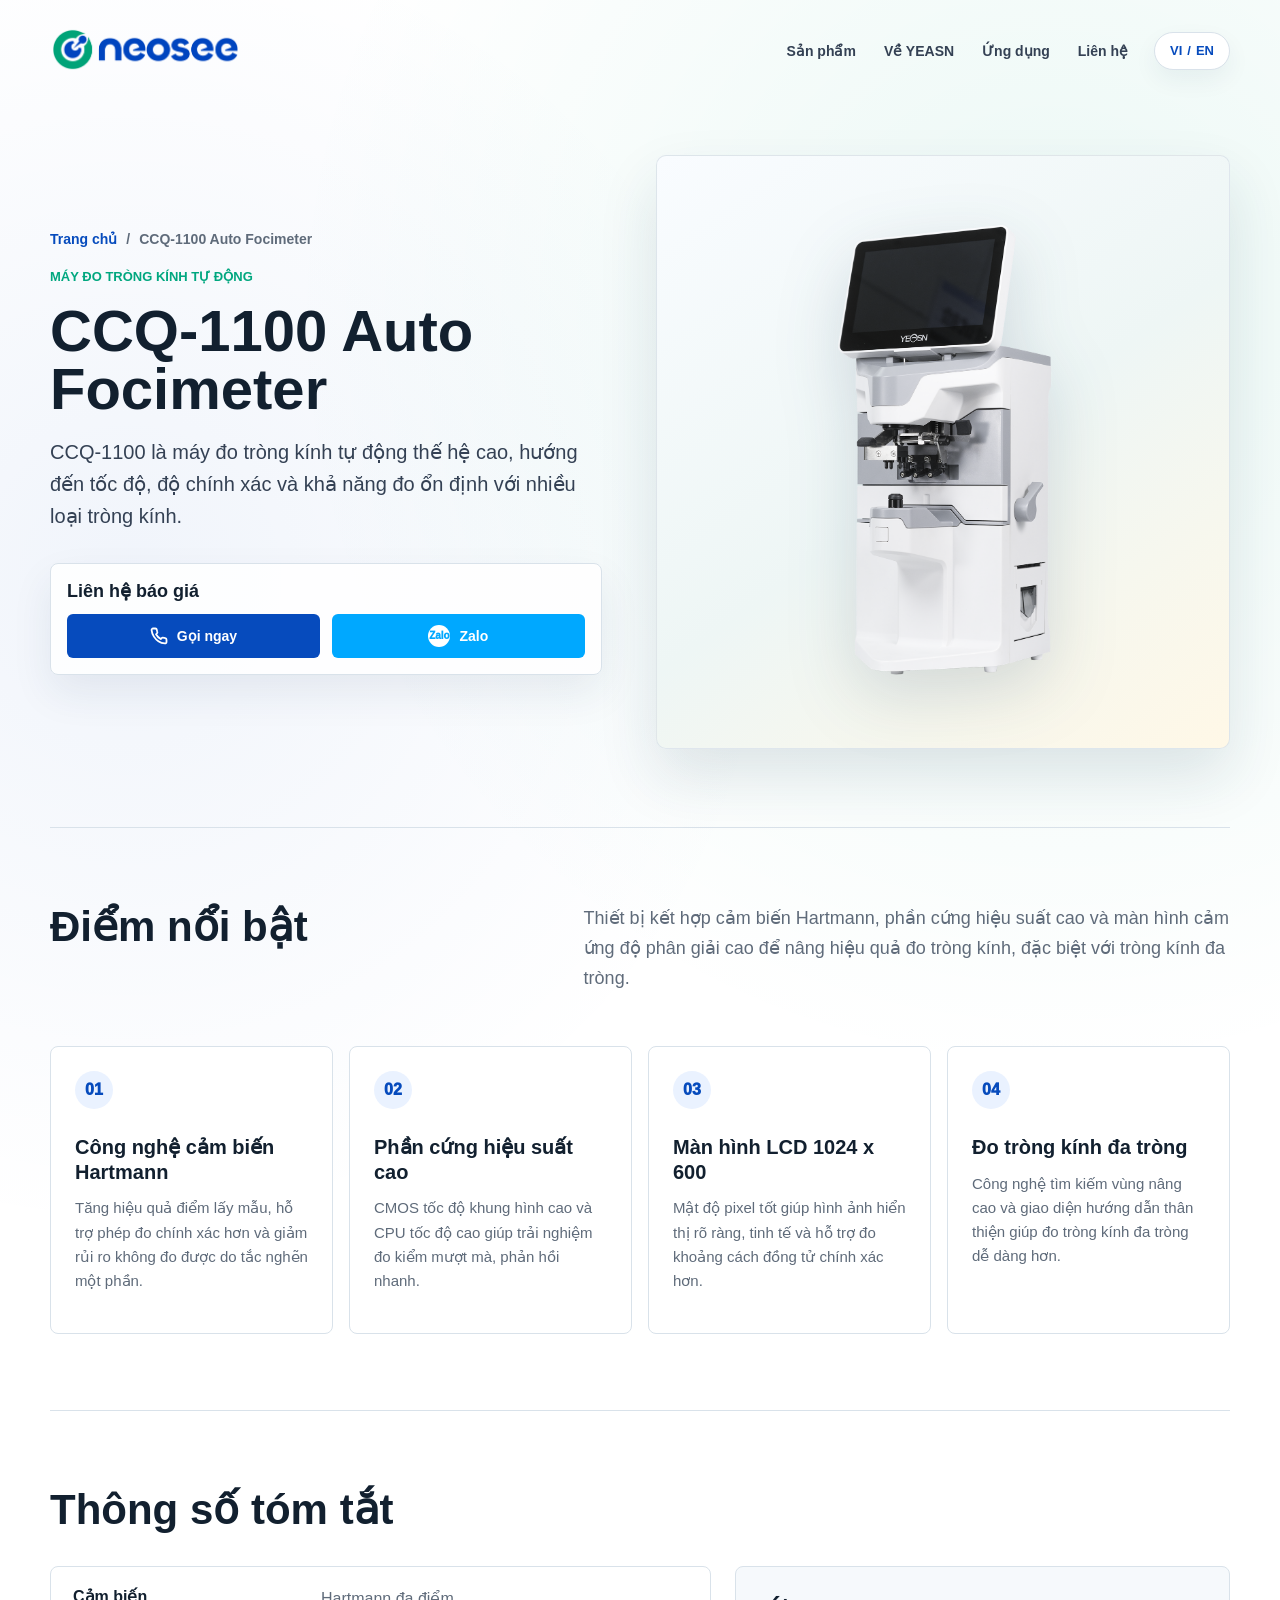
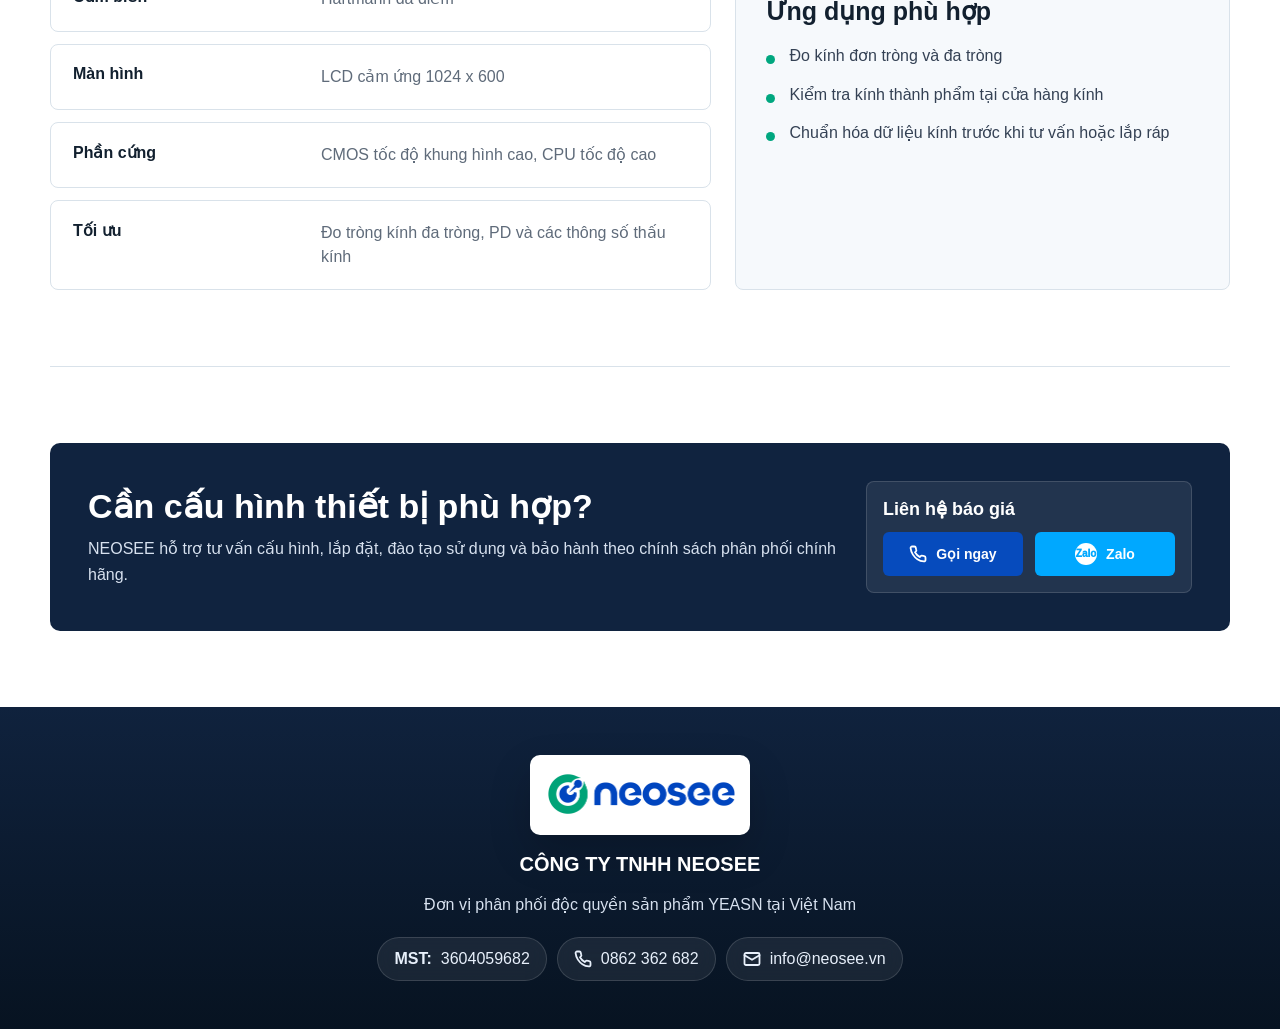
<file: products/ccq-1100-auto-focimeter.html>
<!doctype html>
<html lang="vi">
  <head>
    <meta charset="UTF-8" />
    <meta name="viewport" content="width=device-width, initial-scale=1.0" />
    <title>CCQ-1100 Auto Focimeter | YEASN Vietnam | NEOSEE</title>
    <meta name="description" content="Máy đo tròng kính tự động YEASN CCQ-1100 dùng cảm biến Hartmann, màn hình cảm ứng 1024 x 600 và tối ưu đo tròng kính đa tròng." />
    <meta name="robots" content="index, follow" />
    <meta name="theme-color" content="#064bbd" />
    <meta property="og:locale" content="vi_VN" />
    <meta property="og:type" content="product" />
    <meta property="og:site_name" content="NEOSEE | YEASN Vietnam" />
    <meta property="og:title" content="CCQ-1100 Auto Focimeter | Máy đo tròng kính tự động YEASN" />
    <meta property="og:description" content="Máy đo tròng kính tự động YEASN CCQ-1100 dùng cảm biến Hartmann, màn hình cảm ứng 1024 x 600 và tối ưu đo tròng kính đa tròng." />
    <meta property="og:image" content="../assets/yeasn-hero-banner.png" />
    <meta property="og:image:alt" content="Thiết bị YEASN chính hãng tại Việt Nam" />
    <meta name="twitter:card" content="summary_large_image" />
    <meta name="twitter:title" content="CCQ-1100 Auto Focimeter | Máy đo tròng kính tự động YEASN" />
    <meta name="twitter:description" content="Máy đo tròng kính tự động YEASN CCQ-1100 dùng cảm biến Hartmann, màn hình cảm ứng 1024 x 600 và tối ưu đo tròng kính đa tròng." />
    <meta name="twitter:image" content="../assets/yeasn-hero-banner.png" />
    <link rel="icon" type="image/png" href="../favicon.png" />
    <link rel="apple-touch-icon" href="../favicon.png" />
    <script type="application/ld+json">
      {
        "@context": "https://schema.org",
        "@type": "Product",
        "name": "CCQ-1100 Auto Focimeter",
        "brand": { "@type": "Brand", "name": "YEASN" },
        "description": "Máy đo tròng kính tự động YEASN CCQ-1100 dùng cảm biến Hartmann, màn hình cảm ứng 1024 x 600 và tối ưu đo tròng kính đa tròng.",
        "image": "../assets/yeasn-hero-banner.png",
        "offers": {
          "@type": "Offer",
          "availability": "https://schema.org/InStock",
          "seller": { "@type": "Organization", "name": "CÔNG TY TNHH NEOSEE", "telephone": "+84862362682" }
        }
      }
    </script>
    <link rel="stylesheet" href="../styles.css" />
    <link rel="stylesheet" href="../product-page.css" />
  </head>
  <body class="product-detail-page" data-product="ccq-1100-auto-focimeter">
    <header class="nav">
      <a class="brand" href="../index.html" aria-label="NEOSEE"><img src="../assets/logo-neosee.png" alt="NEOSEE" /></a>
      <div class="nav-actions">
        <nav class="nav-links" aria-label="Điều hướng chính" data-nav>
          <a href="../index.html#san-pham" data-nav-products>Sản phẩm</a><a href="../index.html#ve-yeasn" data-nav-about>Về YEASN</a><a href="../index.html#ung-dung" data-nav-applications>Ứng dụng</a><a href="../index.html#lien-he" data-nav-contact>Liên hệ</a>
        </nav>
        <button class="lang-toggle" type="button" data-lang-toggle aria-label="Switch to English"><span data-lang-current>VI</span><span>/</span><span data-lang-next>EN</span></button>
      </div>
    </header>
    <main>
      <section class="product-hero"><div><div class="breadcrumb"><a href="../index.html" data-back-home>Trang chủ</a><span>/</span><span data-product-name></span></div><p class="product-category" data-product-category></p><h1 data-product-name></h1><p class="product-intro" data-product-intro></p><div data-quote-top></div></div><div class="product-visual"><img src="" alt="" data-product-image /></div></section>
      <section class="detail-section"><div class="detail-heading"><h2 data-highlights-title></h2><p data-product-lead></p></div><div class="feature-grid" data-feature-grid></div></section>
      <section class="detail-section"><div class="detail-heading"><h2 data-specs-title></h2></div><div class="spec-layout"><div class="spec-list" data-spec-list></div><aside class="application-card"><h3 data-app-title></h3><ul data-app-list></ul></aside></div></section>
      <section class="detail-section"><div class="final-cta"><div><h2 data-final-title></h2><p data-final-text></p></div><div data-quote-bottom></div></div></section>
    </main>
    <footer id="lien-he" class="footer">
      <div class="footer-inner">
        <img src="../assets/logo-neosee.png" alt="NEOSEE" />
        <p class="footer-company" data-footer-company>CÔNG TY TNHH NEOSEE</p>
        <p class="footer-role" data-footer-role>Đơn vị phân phối độc quyền sản phẩm YEASN tại Việt Nam</p>
        <div class="footer-contact">
          <p class="footer-chip" data-footer-mst><strong>MST:</strong> 3604059682</p>
          <a class="footer-chip footer-phone" href="tel:+84862362682" data-footer-hotline>
            <svg viewBox="0 0 24 24" aria-hidden="true">
              <path d="M22 16.92v3a2 2 0 0 1-2.18 2 19.8 19.8 0 0 1-8.63-3.07 19.5 19.5 0 0 1-6-6A19.8 19.8 0 0 1 2.12 4.18 2 2 0 0 1 4.11 2h3a2 2 0 0 1 2 1.72c.12.9.33 1.77.62 2.61a2 2 0 0 1-.45 2.11L8 9.72a16 16 0 0 0 6.28 6.28l1.28-1.28a2 2 0 0 1 2.11-.45c.84.29 1.71.5 2.61.62A2 2 0 0 1 22 16.92z" />
            </svg>
            <span>0862 362 682</span>
          </a>
          <a class="footer-chip footer-email" href="mailto:info@neosee.vn" data-footer-email>
            <svg viewBox="0 0 24 24" aria-hidden="true">
              <path d="M4 4h16a2 2 0 0 1 2 2v12a2 2 0 0 1-2 2H4a2 2 0 0 1-2-2V6a2 2 0 0 1 2-2z" />
              <path d="m22 7-10 6L2 7" />
            </svg>
            <span>info@neosee.vn</span>
          </a>
        </div>
      </div>
    </footer>
    <script src="../product-data.js"></script>
    <script src="../product-page.js"></script>
  </body>
</html>
</file>
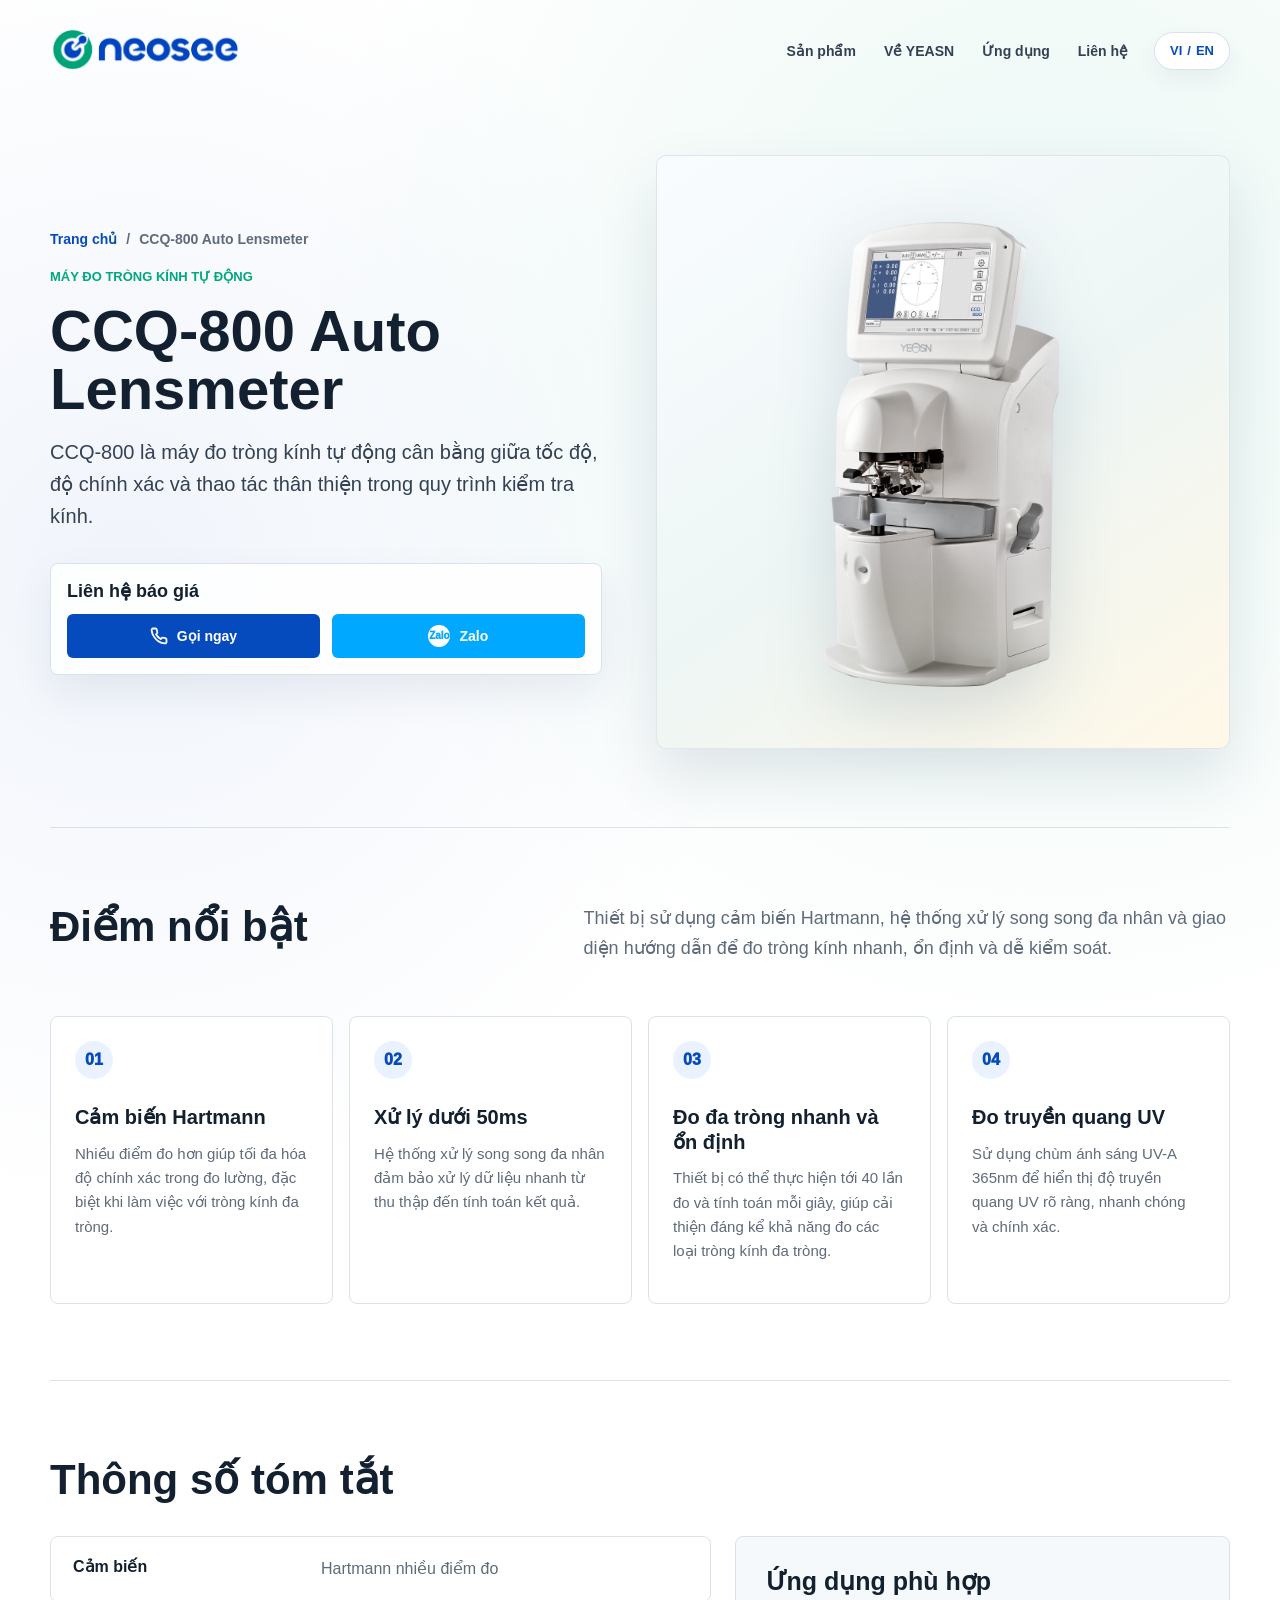
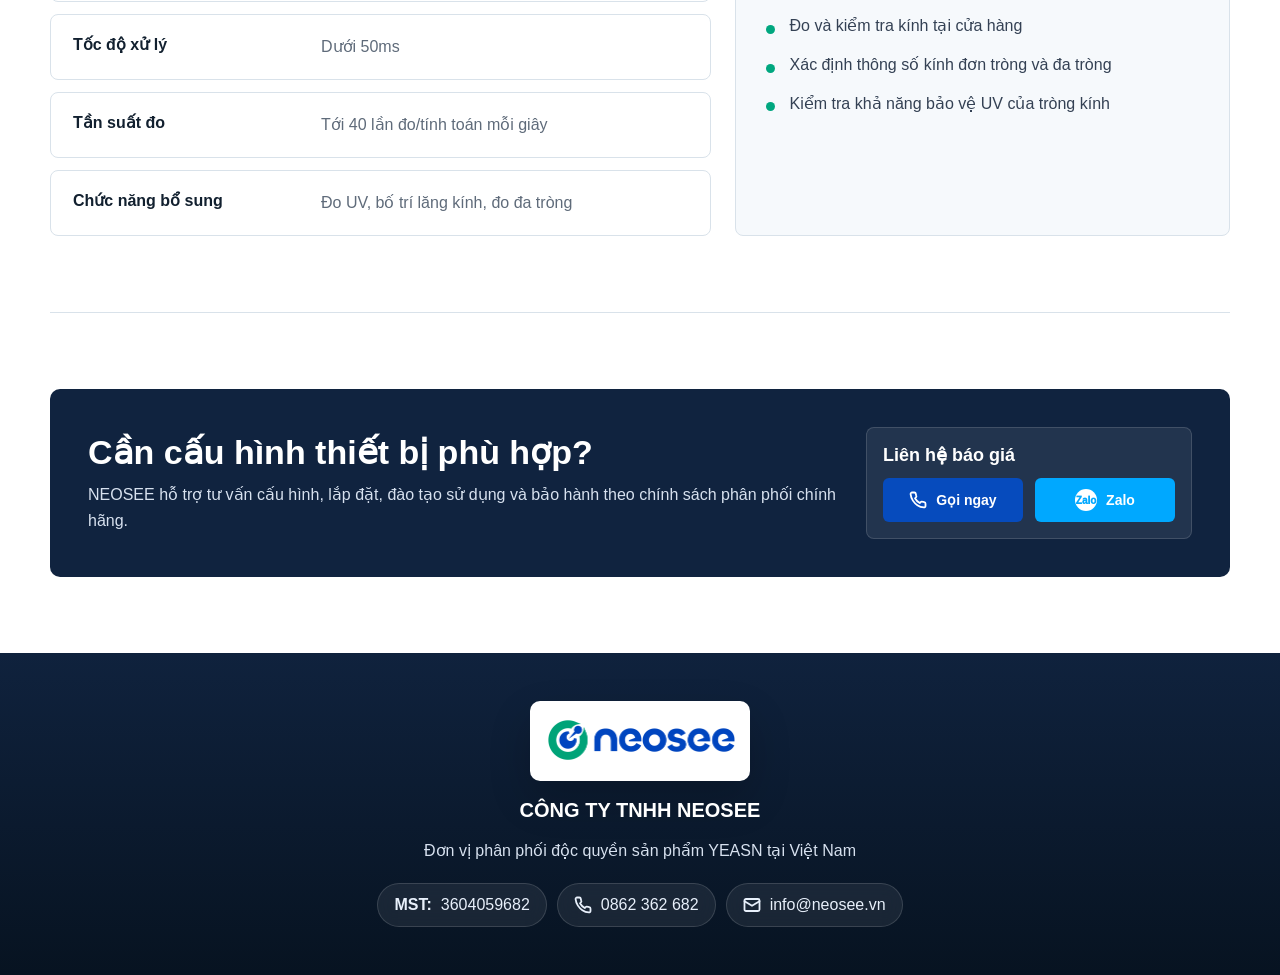
<file: products/ccq-800-auto-lensmeter.html>
<!doctype html>
<html lang="vi">
  <head>
    <meta charset="UTF-8" />
    <meta name="viewport" content="width=device-width, initial-scale=1.0" />
    <title>CCQ-800 Auto Lensmeter | YEASN Vietnam | NEOSEE</title>
    <meta name="description" content="Máy đo tròng kính tự động YEASN CCQ-800 với cảm biến Hartmann, xử lý dưới 50ms, đo UV-A 365nm và hỗ trợ đo tròng kính đa tròng." />
    <meta name="robots" content="index, follow" />
    <meta name="theme-color" content="#064bbd" />
    <meta property="og:locale" content="vi_VN" />
    <meta property="og:type" content="product" />
    <meta property="og:site_name" content="NEOSEE | YEASN Vietnam" />
    <meta property="og:title" content="CCQ-800 Auto Lensmeter | Máy đo tròng kính tự động YEASN" />
    <meta property="og:description" content="Máy đo tròng kính tự động YEASN CCQ-800 với cảm biến Hartmann, xử lý dưới 50ms, đo UV-A 365nm và hỗ trợ đo tròng kính đa tròng." />
    <meta property="og:image" content="../assets/yeasn-hero-banner.png" />
    <meta property="og:image:alt" content="Thiết bị YEASN chính hãng tại Việt Nam" />
    <meta name="twitter:card" content="summary_large_image" />
    <meta name="twitter:title" content="CCQ-800 Auto Lensmeter | Máy đo tròng kính tự động YEASN" />
    <meta name="twitter:description" content="Máy đo tròng kính tự động YEASN CCQ-800 với cảm biến Hartmann, xử lý dưới 50ms, đo UV-A 365nm và hỗ trợ đo tròng kính đa tròng." />
    <meta name="twitter:image" content="../assets/yeasn-hero-banner.png" />
    <link rel="icon" type="image/png" href="../favicon.png" />
    <link rel="apple-touch-icon" href="../favicon.png" />
    <script type="application/ld+json">
      {
        "@context": "https://schema.org",
        "@type": "Product",
        "name": "CCQ-800 Auto Lensmeter",
        "brand": { "@type": "Brand", "name": "YEASN" },
        "description": "Máy đo tròng kính tự động YEASN CCQ-800 với cảm biến Hartmann, xử lý dưới 50ms, đo UV-A 365nm và hỗ trợ đo tròng kính đa tròng.",
        "image": "../assets/yeasn-hero-banner.png",
        "offers": {
          "@type": "Offer",
          "availability": "https://schema.org/InStock",
          "seller": { "@type": "Organization", "name": "CÔNG TY TNHH NEOSEE", "telephone": "+84862362682" }
        }
      }
    </script>
    <link rel="stylesheet" href="../styles.css" />
    <link rel="stylesheet" href="../product-page.css" />
  </head>
  <body class="product-detail-page" data-product="ccq-800-auto-lensmeter">
    <header class="nav">
      <a class="brand" href="../index.html" aria-label="NEOSEE"><img src="../assets/logo-neosee.png" alt="NEOSEE" /></a>
      <div class="nav-actions">
        <nav class="nav-links" aria-label="Điều hướng chính" data-nav>
          <a href="../index.html#san-pham" data-nav-products>Sản phẩm</a><a href="../index.html#ve-yeasn" data-nav-about>Về YEASN</a><a href="../index.html#ung-dung" data-nav-applications>Ứng dụng</a><a href="../index.html#lien-he" data-nav-contact>Liên hệ</a>
        </nav>
        <button class="lang-toggle" type="button" data-lang-toggle aria-label="Switch to English"><span data-lang-current>VI</span><span>/</span><span data-lang-next>EN</span></button>
      </div>
    </header>
    <main>
      <section class="product-hero"><div><div class="breadcrumb"><a href="../index.html" data-back-home>Trang chủ</a><span>/</span><span data-product-name></span></div><p class="product-category" data-product-category></p><h1 data-product-name></h1><p class="product-intro" data-product-intro></p><div data-quote-top></div></div><div class="product-visual"><img src="" alt="" data-product-image /></div></section>
      <section class="detail-section"><div class="detail-heading"><h2 data-highlights-title></h2><p data-product-lead></p></div><div class="feature-grid" data-feature-grid></div></section>
      <section class="detail-section"><div class="detail-heading"><h2 data-specs-title></h2></div><div class="spec-layout"><div class="spec-list" data-spec-list></div><aside class="application-card"><h3 data-app-title></h3><ul data-app-list></ul></aside></div></section>
      <section class="detail-section"><div class="final-cta"><div><h2 data-final-title></h2><p data-final-text></p></div><div data-quote-bottom></div></div></section>
    </main>
    <footer id="lien-he" class="footer">
      <div class="footer-inner">
        <img src="../assets/logo-neosee.png" alt="NEOSEE" />
        <p class="footer-company" data-footer-company>CÔNG TY TNHH NEOSEE</p>
        <p class="footer-role" data-footer-role>Đơn vị phân phối độc quyền sản phẩm YEASN tại Việt Nam</p>
        <div class="footer-contact">
          <p class="footer-chip" data-footer-mst><strong>MST:</strong> 3604059682</p>
          <a class="footer-chip footer-phone" href="tel:+84862362682" data-footer-hotline>
            <svg viewBox="0 0 24 24" aria-hidden="true">
              <path d="M22 16.92v3a2 2 0 0 1-2.18 2 19.8 19.8 0 0 1-8.63-3.07 19.5 19.5 0 0 1-6-6A19.8 19.8 0 0 1 2.12 4.18 2 2 0 0 1 4.11 2h3a2 2 0 0 1 2 1.72c.12.9.33 1.77.62 2.61a2 2 0 0 1-.45 2.11L8 9.72a16 16 0 0 0 6.28 6.28l1.28-1.28a2 2 0 0 1 2.11-.45c.84.29 1.71.5 2.61.62A2 2 0 0 1 22 16.92z" />
            </svg>
            <span>0862 362 682</span>
          </a>
          <a class="footer-chip footer-email" href="mailto:info@neosee.vn" data-footer-email>
            <svg viewBox="0 0 24 24" aria-hidden="true">
              <path d="M4 4h16a2 2 0 0 1 2 2v12a2 2 0 0 1-2 2H4a2 2 0 0 1-2-2V6a2 2 0 0 1 2-2z" />
              <path d="m22 7-10 6L2 7" />
            </svg>
            <span>info@neosee.vn</span>
          </a>
        </div>
      </div>
    </footer>
    <script src="../product-data.js"></script>
    <script src="../product-page.js"></script>
  </body>
</html>
</file>
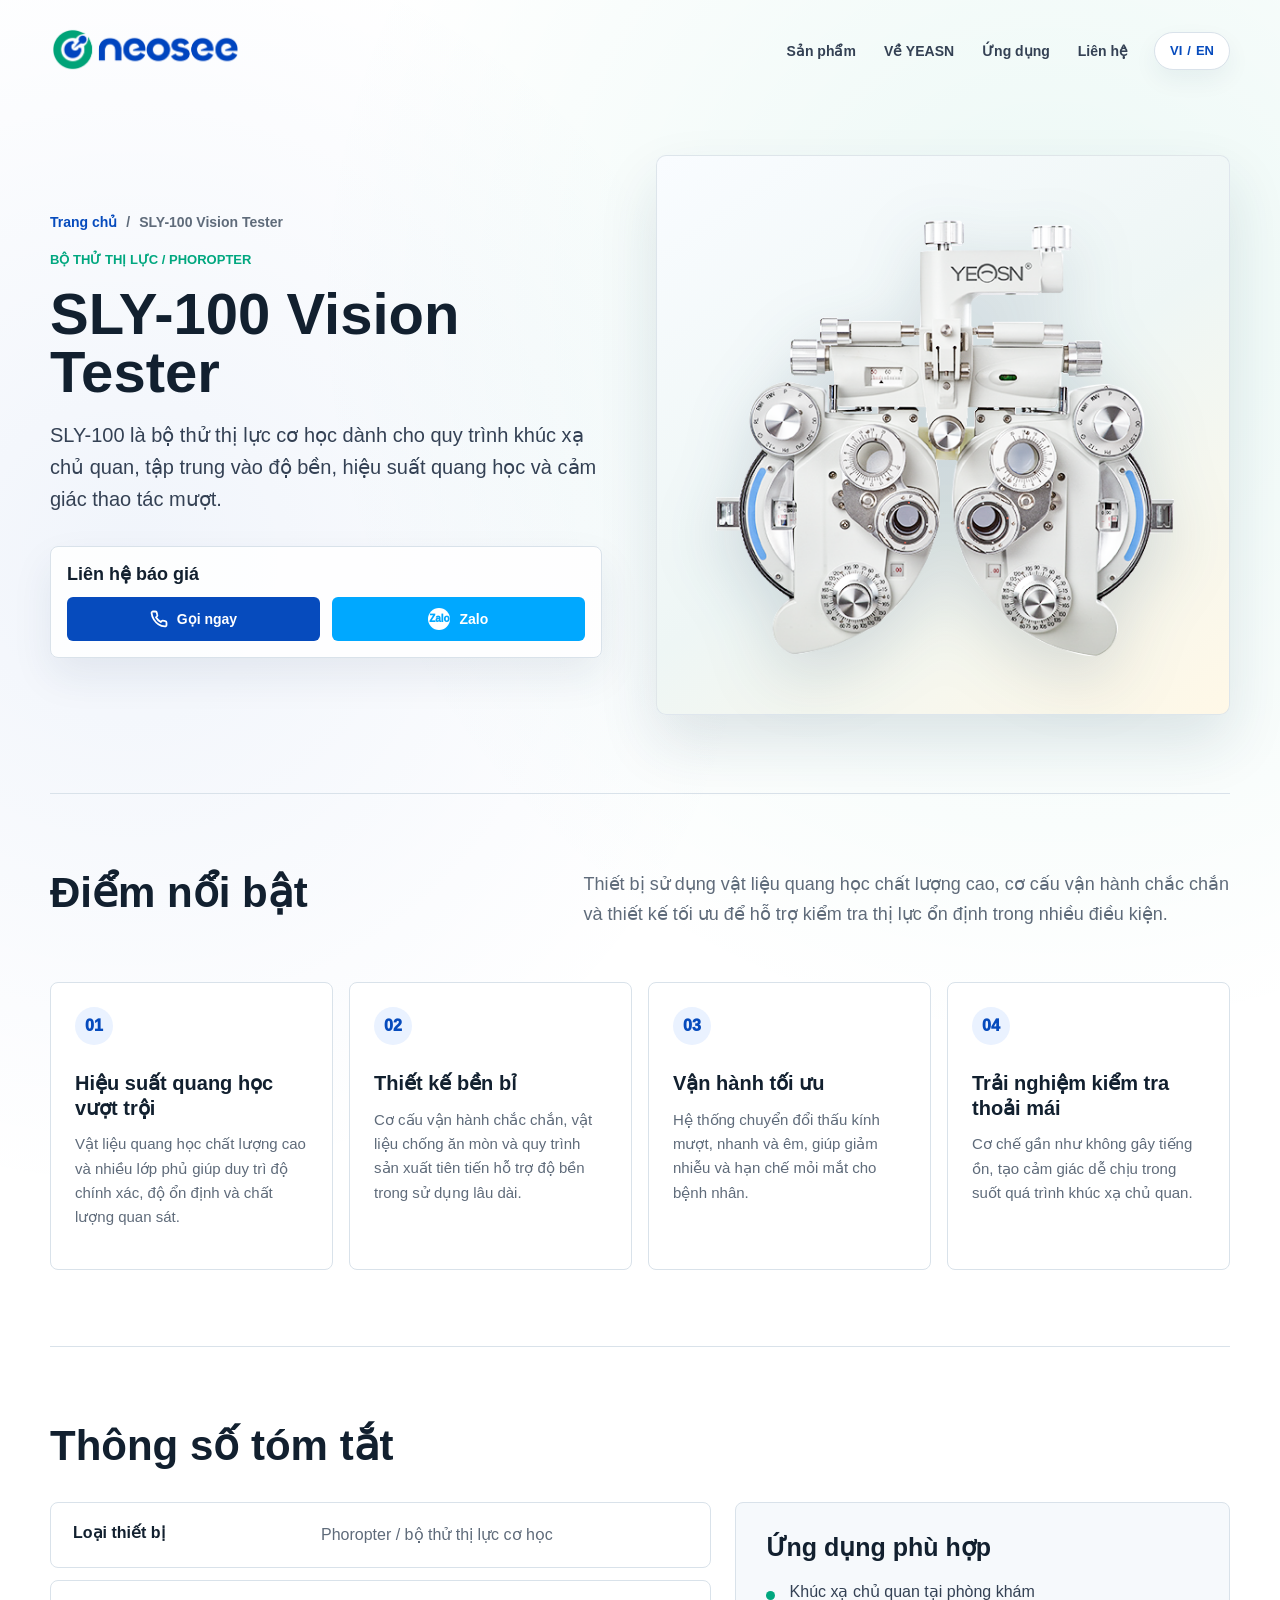
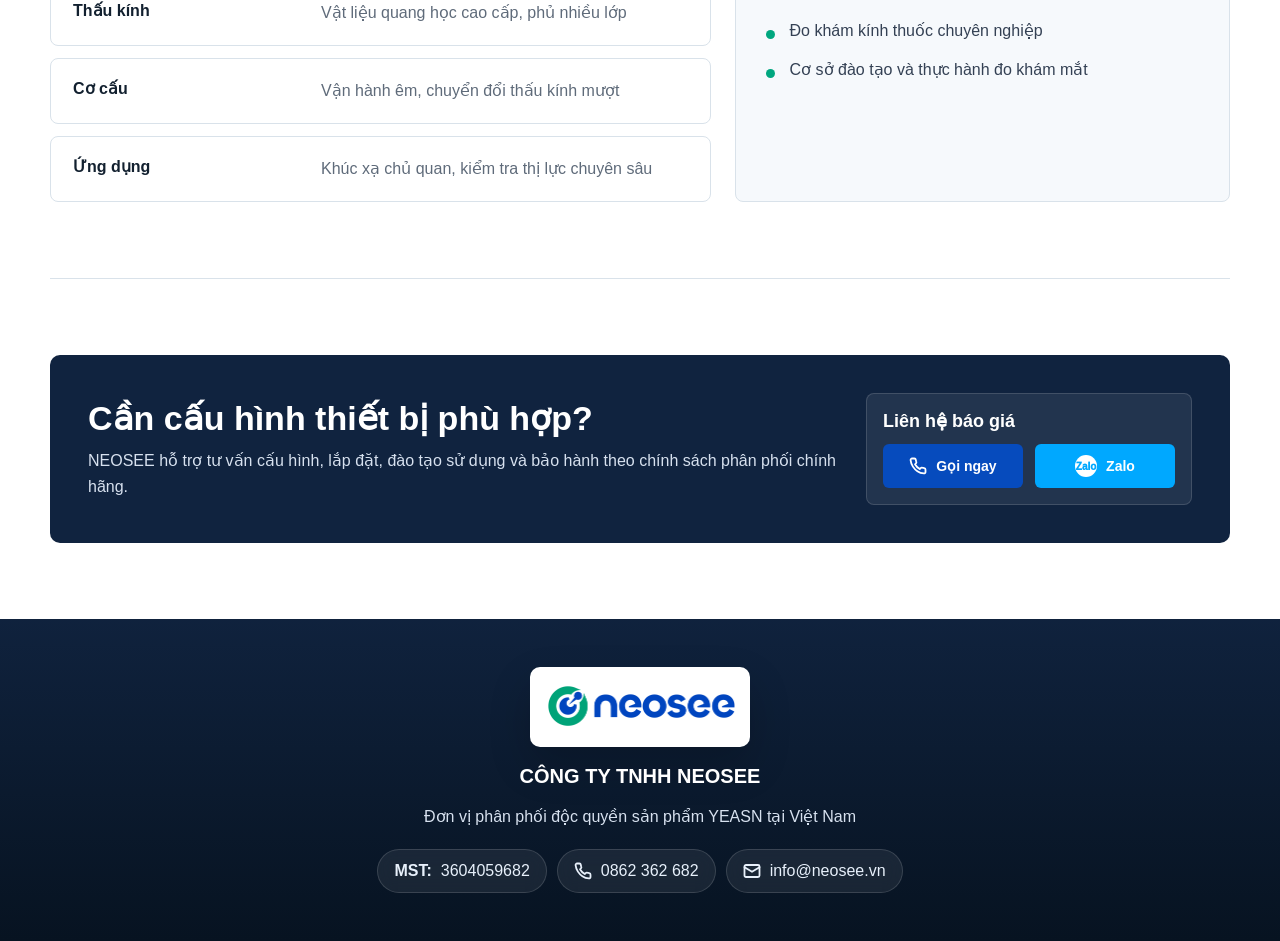
<file: products/sly-100-vision-tester.html>
<!doctype html>
<html lang="vi">
  <head>
    <meta charset="UTF-8" />
    <meta name="viewport" content="width=device-width, initial-scale=1.0" />
    <title>SLY-100 Vision Tester | YEASN Vietnam | NEOSEE</title>
    <meta name="description" content="Bộ thử thị lực YEASN SLY-100 dành cho khúc xạ chủ quan, thiết kế bền bỉ, vận hành êm và hiệu suất quang học ổn định." />
    <meta name="robots" content="index, follow" />
    <meta name="theme-color" content="#064bbd" />
    <meta property="og:locale" content="vi_VN" />
    <meta property="og:type" content="product" />
    <meta property="og:site_name" content="NEOSEE | YEASN Vietnam" />
    <meta property="og:title" content="SLY-100 Vision Tester | Bộ thử thị lực YEASN" />
    <meta property="og:description" content="Bộ thử thị lực YEASN SLY-100 dành cho khúc xạ chủ quan, thiết kế bền bỉ, vận hành êm và hiệu suất quang học ổn định." />
    <meta property="og:image" content="../assets/yeasn-hero-banner.png" />
    <meta property="og:image:alt" content="Thiết bị YEASN chính hãng tại Việt Nam" />
    <meta name="twitter:card" content="summary_large_image" />
    <meta name="twitter:title" content="SLY-100 Vision Tester | Bộ thử thị lực YEASN" />
    <meta name="twitter:description" content="Bộ thử thị lực YEASN SLY-100 dành cho khúc xạ chủ quan, thiết kế bền bỉ, vận hành êm và hiệu suất quang học ổn định." />
    <meta name="twitter:image" content="../assets/yeasn-hero-banner.png" />
    <link rel="icon" type="image/png" href="../favicon.png" />
    <link rel="apple-touch-icon" href="../favicon.png" />
    <script type="application/ld+json">
      {
        "@context": "https://schema.org",
        "@type": "Product",
        "name": "SLY-100 Vision Tester",
        "brand": { "@type": "Brand", "name": "YEASN" },
        "description": "Bộ thử thị lực YEASN SLY-100 dành cho khúc xạ chủ quan, thiết kế bền bỉ, vận hành êm và hiệu suất quang học ổn định.",
        "image": "../assets/yeasn-hero-banner.png",
        "offers": {
          "@type": "Offer",
          "availability": "https://schema.org/InStock",
          "seller": { "@type": "Organization", "name": "CÔNG TY TNHH NEOSEE", "telephone": "+84862362682" }
        }
      }
    </script>
    <link rel="stylesheet" href="../styles.css" />
    <link rel="stylesheet" href="../product-page.css" />
  </head>
  <body class="product-detail-page" data-product="sly-100-vision-tester">
    <header class="nav">
      <a class="brand" href="../index.html" aria-label="NEOSEE"><img src="../assets/logo-neosee.png" alt="NEOSEE" /></a>
      <div class="nav-actions">
        <nav class="nav-links" aria-label="Điều hướng chính" data-nav>
          <a href="../index.html#san-pham" data-nav-products>Sản phẩm</a><a href="../index.html#ve-yeasn" data-nav-about>Về YEASN</a><a href="../index.html#ung-dung" data-nav-applications>Ứng dụng</a><a href="../index.html#lien-he" data-nav-contact>Liên hệ</a>
        </nav>
        <button class="lang-toggle" type="button" data-lang-toggle aria-label="Switch to English"><span data-lang-current>VI</span><span>/</span><span data-lang-next>EN</span></button>
      </div>
    </header>
    <main>
      <section class="product-hero"><div><div class="breadcrumb"><a href="../index.html" data-back-home>Trang chủ</a><span>/</span><span data-product-name></span></div><p class="product-category" data-product-category></p><h1 data-product-name></h1><p class="product-intro" data-product-intro></p><div data-quote-top></div></div><div class="product-visual"><img src="" alt="" data-product-image /></div></section>
      <section class="detail-section"><div class="detail-heading"><h2 data-highlights-title></h2><p data-product-lead></p></div><div class="feature-grid" data-feature-grid></div></section>
      <section class="detail-section"><div class="detail-heading"><h2 data-specs-title></h2></div><div class="spec-layout"><div class="spec-list" data-spec-list></div><aside class="application-card"><h3 data-app-title></h3><ul data-app-list></ul></aside></div></section>
      <section class="detail-section"><div class="final-cta"><div><h2 data-final-title></h2><p data-final-text></p></div><div data-quote-bottom></div></div></section>
    </main>
    <footer id="lien-he" class="footer">
      <div class="footer-inner">
        <img src="../assets/logo-neosee.png" alt="NEOSEE" />
        <p class="footer-company" data-footer-company>CÔNG TY TNHH NEOSEE</p>
        <p class="footer-role" data-footer-role>Đơn vị phân phối độc quyền sản phẩm YEASN tại Việt Nam</p>
        <div class="footer-contact">
          <p class="footer-chip" data-footer-mst><strong>MST:</strong> 3604059682</p>
          <a class="footer-chip footer-phone" href="tel:+84862362682" data-footer-hotline>
            <svg viewBox="0 0 24 24" aria-hidden="true">
              <path d="M22 16.92v3a2 2 0 0 1-2.18 2 19.8 19.8 0 0 1-8.63-3.07 19.5 19.5 0 0 1-6-6A19.8 19.8 0 0 1 2.12 4.18 2 2 0 0 1 4.11 2h3a2 2 0 0 1 2 1.72c.12.9.33 1.77.62 2.61a2 2 0 0 1-.45 2.11L8 9.72a16 16 0 0 0 6.28 6.28l1.28-1.28a2 2 0 0 1 2.11-.45c.84.29 1.71.5 2.61.62A2 2 0 0 1 22 16.92z" />
            </svg>
            <span>0862 362 682</span>
          </a>
          <a class="footer-chip footer-email" href="mailto:info@neosee.vn" data-footer-email>
            <svg viewBox="0 0 24 24" aria-hidden="true">
              <path d="M4 4h16a2 2 0 0 1 2 2v12a2 2 0 0 1-2 2H4a2 2 0 0 1-2-2V6a2 2 0 0 1 2-2z" />
              <path d="m22 7-10 6L2 7" />
            </svg>
            <span>info@neosee.vn</span>
          </a>
        </div>
      </div>
    </footer>
    <script src="../product-data.js"></script>
    <script src="../product-page.js"></script>
  </body>
</html>
</file>
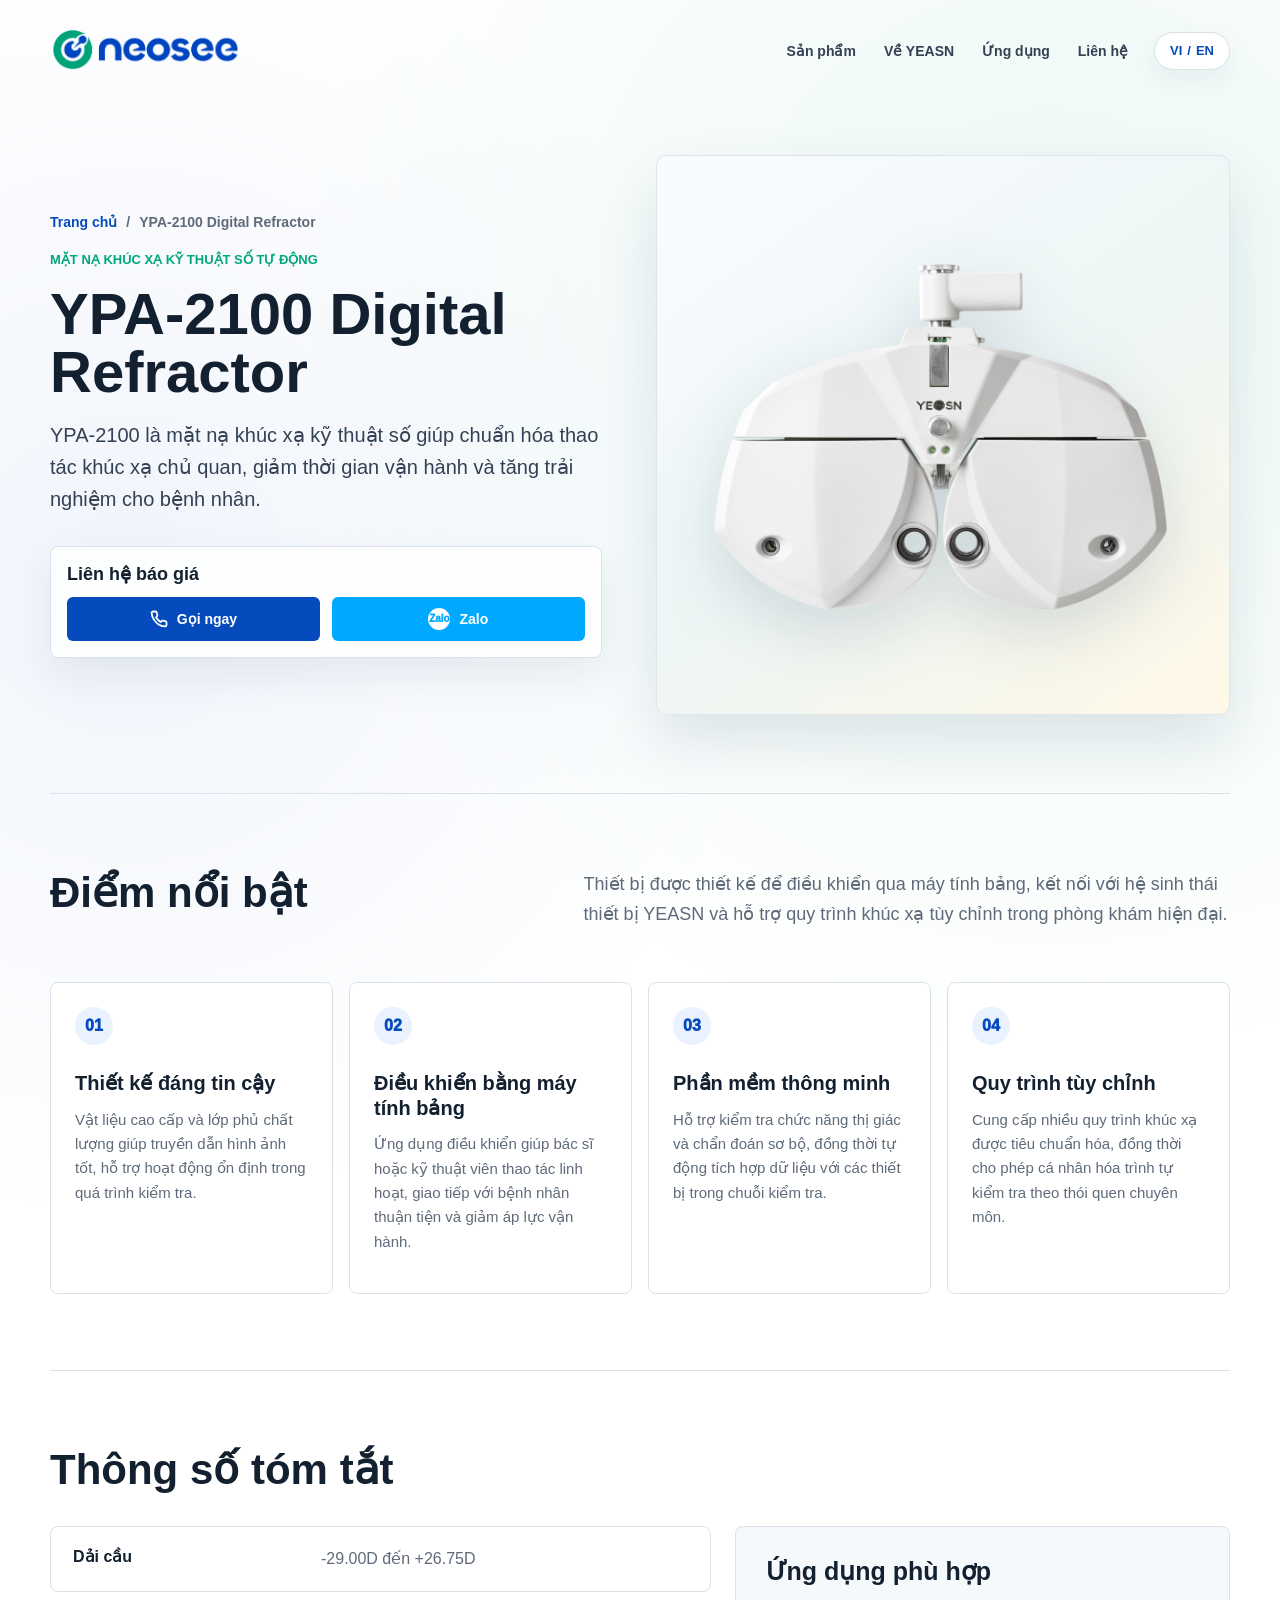
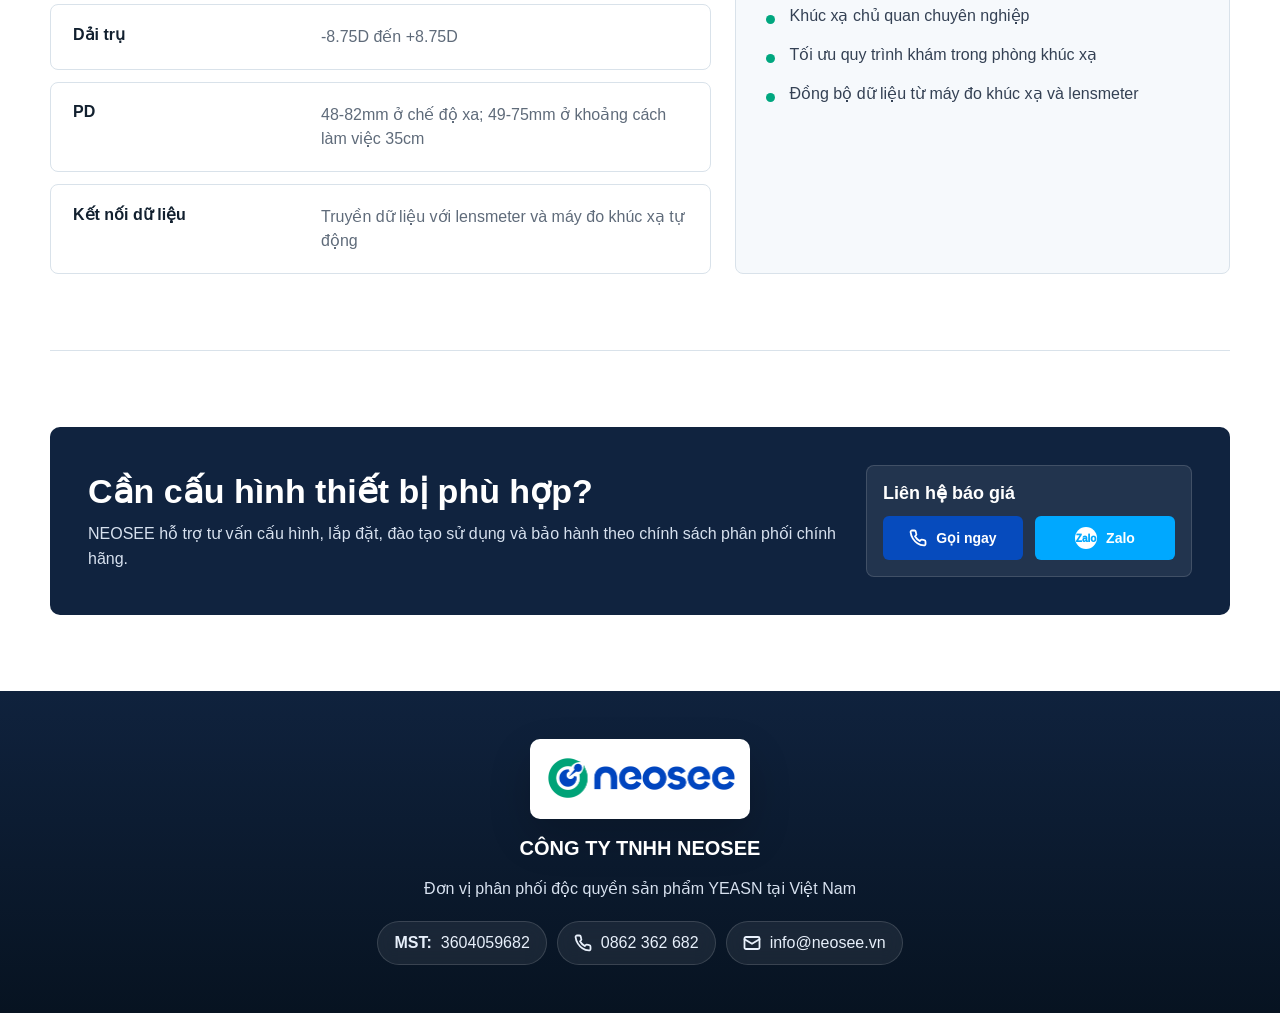
<file: products/ypa-2100-digital-refractor.html>
<!doctype html>
<html lang="vi">
  <head>
    <meta charset="UTF-8" />
    <meta name="viewport" content="width=device-width, initial-scale=1.0" />
    <title>YPA-2100 Digital Refractor | YEASN Vietnam | NEOSEE</title>
    <meta name="description" content="Mặt nạ khúc xạ kỹ thuật số YEASN YPA-2100 hỗ trợ điều khiển bằng máy tính bảng, quy trình tùy chỉnh và đồng bộ dữ liệu đo khám." />
    <meta name="robots" content="index, follow" />
    <meta name="theme-color" content="#064bbd" />
    <meta property="og:locale" content="vi_VN" />
    <meta property="og:type" content="product" />
    <meta property="og:site_name" content="NEOSEE | YEASN Vietnam" />
    <meta property="og:title" content="YPA-2100 Digital Refractor | Mặt nạ khúc xạ kỹ thuật số YEASN" />
    <meta property="og:description" content="Mặt nạ khúc xạ kỹ thuật số YEASN YPA-2100 hỗ trợ điều khiển bằng máy tính bảng, quy trình tùy chỉnh và đồng bộ dữ liệu đo khám." />
    <meta property="og:image" content="../assets/yeasn-hero-banner.png" />
    <meta property="og:image:alt" content="Thiết bị YEASN chính hãng tại Việt Nam" />
    <meta name="twitter:card" content="summary_large_image" />
    <meta name="twitter:title" content="YPA-2100 Digital Refractor | Mặt nạ khúc xạ kỹ thuật số YEASN" />
    <meta name="twitter:description" content="Mặt nạ khúc xạ kỹ thuật số YEASN YPA-2100 hỗ trợ điều khiển bằng máy tính bảng, quy trình tùy chỉnh và đồng bộ dữ liệu đo khám." />
    <meta name="twitter:image" content="../assets/yeasn-hero-banner.png" />
    <link rel="icon" type="image/png" href="../favicon.png" />
    <link rel="apple-touch-icon" href="../favicon.png" />
    <script type="application/ld+json">
      {
        "@context": "https://schema.org",
        "@type": "Product",
        "name": "YPA-2100 Digital Refractor",
        "brand": { "@type": "Brand", "name": "YEASN" },
        "description": "Mặt nạ khúc xạ kỹ thuật số YEASN YPA-2100 hỗ trợ điều khiển bằng máy tính bảng, quy trình tùy chỉnh và đồng bộ dữ liệu đo khám.",
        "image": "../assets/yeasn-hero-banner.png",
        "offers": {
          "@type": "Offer",
          "availability": "https://schema.org/InStock",
          "seller": { "@type": "Organization", "name": "CÔNG TY TNHH NEOSEE", "telephone": "+84862362682" }
        }
      }
    </script>
    <link rel="stylesheet" href="../styles.css" />
    <link rel="stylesheet" href="../product-page.css" />
  </head>
  <body class="product-detail-page" data-product="ypa-2100-digital-refractor">
    <header class="nav">
      <a class="brand" href="../index.html" aria-label="NEOSEE"><img src="../assets/logo-neosee.png" alt="NEOSEE" /></a>
      <div class="nav-actions">
        <nav class="nav-links" aria-label="Điều hướng chính" data-nav>
          <a href="../index.html#san-pham" data-nav-products>Sản phẩm</a><a href="../index.html#ve-yeasn" data-nav-about>Về YEASN</a><a href="../index.html#ung-dung" data-nav-applications>Ứng dụng</a><a href="../index.html#lien-he" data-nav-contact>Liên hệ</a>
        </nav>
        <button class="lang-toggle" type="button" data-lang-toggle aria-label="Switch to English"><span data-lang-current>VI</span><span>/</span><span data-lang-next>EN</span></button>
      </div>
    </header>
    <main>
      <section class="product-hero"><div><div class="breadcrumb"><a href="../index.html" data-back-home>Trang chủ</a><span>/</span><span data-product-name></span></div><p class="product-category" data-product-category></p><h1 data-product-name></h1><p class="product-intro" data-product-intro></p><div data-quote-top></div></div><div class="product-visual"><img src="" alt="" data-product-image /></div></section>
      <section class="detail-section"><div class="detail-heading"><h2 data-highlights-title></h2><p data-product-lead></p></div><div class="feature-grid" data-feature-grid></div></section>
      <section class="detail-section"><div class="detail-heading"><h2 data-specs-title></h2></div><div class="spec-layout"><div class="spec-list" data-spec-list></div><aside class="application-card"><h3 data-app-title></h3><ul data-app-list></ul></aside></div></section>
      <section class="detail-section"><div class="final-cta"><div><h2 data-final-title></h2><p data-final-text></p></div><div data-quote-bottom></div></div></section>
    </main>
    <footer id="lien-he" class="footer">
      <div class="footer-inner">
        <img src="../assets/logo-neosee.png" alt="NEOSEE" />
        <p class="footer-company" data-footer-company>CÔNG TY TNHH NEOSEE</p>
        <p class="footer-role" data-footer-role>Đơn vị phân phối độc quyền sản phẩm YEASN tại Việt Nam</p>
        <div class="footer-contact">
          <p class="footer-chip" data-footer-mst><strong>MST:</strong> 3604059682</p>
          <a class="footer-chip footer-phone" href="tel:+84862362682" data-footer-hotline>
            <svg viewBox="0 0 24 24" aria-hidden="true">
              <path d="M22 16.92v3a2 2 0 0 1-2.18 2 19.8 19.8 0 0 1-8.63-3.07 19.5 19.5 0 0 1-6-6A19.8 19.8 0 0 1 2.12 4.18 2 2 0 0 1 4.11 2h3a2 2 0 0 1 2 1.72c.12.9.33 1.77.62 2.61a2 2 0 0 1-.45 2.11L8 9.72a16 16 0 0 0 6.28 6.28l1.28-1.28a2 2 0 0 1 2.11-.45c.84.29 1.71.5 2.61.62A2 2 0 0 1 22 16.92z" />
            </svg>
            <span>0862 362 682</span>
          </a>
          <a class="footer-chip footer-email" href="mailto:info@neosee.vn" data-footer-email>
            <svg viewBox="0 0 24 24" aria-hidden="true">
              <path d="M4 4h16a2 2 0 0 1 2 2v12a2 2 0 0 1-2 2H4a2 2 0 0 1-2-2V6a2 2 0 0 1 2-2z" />
              <path d="m22 7-10 6L2 7" />
            </svg>
            <span>info@neosee.vn</span>
          </a>
        </div>
      </div>
    </footer>
    <script src="../product-data.js"></script>
    <script src="../product-page.js"></script>
  </body>
</html>
</file>
<file: styles.css>
:root {
  --ink: #12202f;
  --muted: #5f6b7a;
  --line: #d9e2ea;
  --blue: #064bbd;
  --teal: #00a77f;
  --cyan: #00a9c8;
  --amber: #f5b642;
  --soft: #f5f8fb;
  --white: #ffffff;
}

* {
  box-sizing: border-box;
}

body {
  margin: 0;
  font-family: Inter, Arial, Helvetica, sans-serif;
  color: var(--ink);
  background: var(--white);
}

a {
  color: inherit;
  text-decoration: none;
}

.page-shell {
  overflow: hidden;
}

.nav {
  display: flex;
  align-items: center;
  justify-content: space-between;
  gap: 32px;
  width: min(1180px, calc(100% - 64px));
  margin: 0 auto;
  padding: 26px 0;
}

.brand img {
  display: block;
  width: 188px;
  height: auto;
}

.nav-links {
  display: flex;
  gap: 28px;
  font-size: 14px;
  font-weight: 700;
  color: #344154;
}

.nav-actions {
  display: flex;
  align-items: center;
  gap: 26px;
}

.lang-toggle {
  display: inline-flex;
  align-items: center;
  justify-content: center;
  gap: 5px;
  min-width: 76px;
  min-height: 38px;
  padding: 0 13px;
  border: 1px solid var(--line);
  border-radius: 999px;
  color: var(--blue);
  background: var(--white);
  font: inherit;
  font-size: 13px;
  font-weight: 900;
  cursor: pointer;
  box-shadow: 0 10px 24px rgba(25, 54, 85, 0.06);
}

.lang-toggle:hover {
  border-color: rgba(6, 75, 189, 0.34);
  background: #f7fbff;
}

.lang-toggle:focus-visible {
  outline: 3px solid rgba(0, 167, 127, 0.22);
  outline-offset: 3px;
}

.hero {
  position: relative;
  display: grid;
  grid-template-columns: 0.95fr 1.05fr;
  align-items: center;
  min-height: 780px;
  width: min(1180px, calc(100% - 64px));
  margin: 0 auto;
  padding: 62px 0 96px;
}

.hero::before {
  content: "";
  position: absolute;
  inset: 42px -130px 82px 45%;
  z-index: -1;
  border-radius: 32px 0 0 32px;
  background: linear-gradient(135deg, #e8f7f5, #eef4ff 56%, #fff8e6);
}

.eyebrow {
  margin: 0 0 16px;
  color: var(--teal);
  font-size: 13px;
  font-weight: 800;
  letter-spacing: 0;
  text-transform: uppercase;
}

h1,
h2,
h3,
p {
  margin-top: 0;
}

h1 {
  max-width: 620px;
  margin-bottom: 24px;
  font-size: 56px;
  line-height: 0.98;
  letter-spacing: 0;
}

.hero-copy {
  position: relative;
  z-index: 2;
}

.lead {
  max-width: 545px;
  margin-bottom: 34px;
  color: #344154;
  font-size: 20px;
  line-height: 1.58;
}

.hero-actions {
  display: flex;
  gap: 14px;
  margin-bottom: 46px;
}

.primary-btn,
.secondary-btn {
  display: inline-flex;
  align-items: center;
  justify-content: center;
  min-height: 52px;
  padding: 0 24px;
  border: 1px solid var(--line);
  border-radius: 6px;
  font-weight: 800;
}

.primary-btn {
  color: var(--white);
  border-color: var(--blue);
  background: var(--blue);
}

.secondary-btn {
  background: var(--white);
}

.proof-row {
  display: grid;
  grid-template-columns: repeat(3, 1fr);
  gap: 16px;
  max-width: 570px;
}

.proof-row div {
  min-height: 118px;
  padding: 20px;
  border: 1px solid var(--line);
  border-radius: 8px;
  background: rgba(255, 255, 255, 0.82);
  box-shadow: 0 16px 36px rgba(25, 54, 85, 0.08);
}

.proof-row strong {
  display: block;
  margin-bottom: 8px;
  color: var(--blue);
  font-size: 22px;
}

.proof-row span {
  color: var(--muted);
  font-size: 14px;
  line-height: 1.45;
}

.hero-visual {
  display: flex;
  align-items: center;
  justify-content: center;
}

.hero-visual img {
  display: block;
  width: min(620px, 100%);
  aspect-ratio: 1;
  max-width: none;
  object-fit: cover;
  border: 1px solid rgba(217, 226, 234, 0.74);
  border-radius: 18px;
  box-shadow: 0 28px 58px rgba(25, 54, 85, 0.14);
}

.section {
  width: min(1180px, calc(100% - 64px));
  margin: 0 auto;
  padding: 92px 0;
}

.section-heading {
  max-width: 740px;
  margin-bottom: 38px;
}

.section-heading h2,
.split h2,
.app-panel h2 {
  margin-bottom: 16px;
  font-size: 44px;
  line-height: 1.08;
  letter-spacing: 0;
}

.section-heading p,
.split-copy p {
  color: var(--muted);
  font-size: 18px;
  line-height: 1.66;
}

.products {
  border-top: 1px solid var(--line);
}

.product-grid {
  display: grid;
  grid-template-columns: repeat(3, 1fr);
  gap: 18px;
}

.product-card {
  display: block;
  min-height: 456px;
  padding: 26px;
  border: 1px solid var(--line);
  border-radius: 8px;
  background: var(--white);
  transition: transform 160ms ease, border-color 160ms ease, box-shadow 160ms ease;
}

.product-card:hover {
  transform: translateY(-4px);
  border-color: rgba(6, 75, 189, 0.32);
  box-shadow: 0 18px 42px rgba(25, 54, 85, 0.1);
}

.product-image {
  display: flex;
  align-items: center;
  justify-content: center;
  height: 172px;
  margin: -4px 0 22px;
  padding: 16px;
  border-radius: 6px;
  background: linear-gradient(180deg, #f8fbff, #eef5f8);
}

.product-image img {
  display: block;
  max-width: 100%;
  max-height: 100%;
  object-fit: contain;
}

.product-card span {
  display: inline-flex;
  align-items: center;
  justify-content: center;
  width: 42px;
  height: 42px;
  margin-bottom: 20px;
  border-radius: 50%;
  color: var(--blue);
  background: #eaf2ff;
  font-weight: 900;
}

.product-card h3 {
  min-height: 58px;
  margin-bottom: 14px;
  font-size: 21px;
  line-height: 1.28;
}

.product-card p {
  color: var(--muted);
  font-size: 15px;
  line-height: 1.6;
}

.product-more {
  display: inline-flex;
  margin-top: 16px;
  color: var(--blue);
  font-size: 14px;
}

.split {
  display: grid;
  grid-template-columns: 0.85fr 1.15fr;
  gap: 70px;
  border-top: 1px solid var(--line);
  border-bottom: 1px solid var(--line);
}

.split-copy {
  display: grid;
  gap: 18px;
}

.application {
  display: grid;
  grid-template-columns: 1fr 380px;
  gap: 24px;
  align-items: stretch;
}

.app-panel {
  padding: 46px;
  border-radius: 8px;
  background: var(--soft);
}

.app-list {
  display: grid;
  grid-template-columns: repeat(2, 1fr);
  gap: 14px;
  margin-top: 30px;
}

.app-list div {
  min-height: 86px;
  padding: 20px;
  border-left: 4px solid var(--cyan);
  border-radius: 6px;
  background: var(--white);
  color: #344154;
  font-weight: 750;
  line-height: 1.45;
}

.application-cta {
  display: inline-flex;
  align-items: center;
  justify-content: center;
  min-height: 50px;
  margin-top: 26px;
  padding: 0 22px;
  border-radius: 6px;
  color: var(--white);
  background: var(--blue);
  font-weight: 900;
  box-shadow: 0 14px 28px rgba(6, 75, 189, 0.18);
}

.application-cta:hover {
  background: #053fa0;
}

.partner-card {
  display: flex;
  flex-direction: column;
  justify-content: center;
  padding: 38px;
  border-radius: 8px;
  color: var(--white);
  background: #10233f;
}

.partner-card p {
  margin-bottom: 22px;
  color: var(--amber);
  font-size: 13px;
  font-weight: 900;
  text-transform: uppercase;
}

.partner-card img {
  width: 230px;
  max-width: 100%;
  margin-bottom: 24px;
  padding: 14px;
  border-radius: 6px;
  background: var(--white);
}

.partner-card strong {
  margin-bottom: 14px;
  font-size: 31px;
  line-height: 1.08;
}

.partner-card span {
  color: #d1dbea;
  line-height: 1.62;
}

.footer {
  padding: 48px 24px;
  text-align: center;
  color: var(--white);
  background:
    linear-gradient(180deg, rgba(16, 35, 63, 0.94), rgba(7, 19, 33, 1)),
    #071321;
}

.footer-inner {
  display: grid;
  justify-items: center;
  gap: 14px;
  width: min(880px, 100%);
  margin: 0 auto;
}

.footer img {
  display: block;
  width: 220px;
  padding: 14px;
  border: 1px solid rgba(255, 255, 255, 0.16);
  border-radius: 10px;
  background: var(--white);
  box-shadow: 0 18px 42px rgba(0, 0, 0, 0.18);
}

.footer p {
  margin-bottom: 0;
  line-height: 1.5;
}

.footer-company {
  font-size: 20px;
  font-weight: 900;
}

.footer-role {
  max-width: 720px;
  color: #d7e1ef;
  font-size: 16px;
}

.footer-contact {
  display: flex;
  flex-wrap: wrap;
  justify-content: center;
  gap: 10px;
  margin-top: 6px;
}

.footer-chip {
  display: inline-flex;
  align-items: center;
  justify-content: center;
  min-height: 44px;
  padding: 0 16px;
  border: 1px solid rgba(255, 255, 255, 0.14);
  border-radius: 999px;
  color: #e8f0fb;
  background: rgba(255, 255, 255, 0.07);
  backdrop-filter: blur(8px);
  gap: 9px;
}

.footer-chip svg {
  width: 18px;
  height: 18px;
  fill: none;
  stroke: currentColor;
  stroke-width: 2.4;
  stroke-linecap: round;
  stroke-linejoin: round;
}

@media (max-width: 900px) {
  .nav,
  .hero,
  .section {
    width: min(100% - 36px, 760px);
  }

  .nav {
    display: grid;
    grid-template-columns: 1fr auto;
    align-items: center;
    gap: 14px 16px;
    padding: 18px 0 14px;
  }

  .nav-actions {
    display: contents;
  }

  .brand {
    grid-column: 1;
    grid-row: 1;
  }

  .nav-links {
    grid-column: 1 / -1;
    grid-row: 2;
    justify-content: space-between;
    gap: 10px;
    width: 100%;
    font-size: 14px;
    white-space: nowrap;
  }

  .nav-links a {
    display: inline-flex;
    align-items: center;
    min-height: 40px;
    padding: 0 2px;
  }

  .lang-toggle {
    grid-column: 2;
    grid-row: 1;
    min-width: 68px;
    min-height: 34px;
    padding: 0 10px;
    font-size: 12.5px;
    gap: 3px;
  }

  .hero,
  .split,
  .application {
    grid-template-columns: 1fr;
  }

  .hero {
    min-height: auto;
    padding: 26px 0 56px;
  }

  .hero::before {
    inset: auto -60px 0 22%;
    height: 46%;
  }

  h1 {
    font-size: 52px;
  }

  .proof-row,
  .product-grid,
  .app-list {
    grid-template-columns: 1fr;
  }

  .section {
    padding: 58px 0;
  }

  .hero-visual {
    margin-top: 24px;
  }

  .hero-visual img {
    width: 100%;
    max-width: 100%;
  }

  .footer {
    padding: 28px 18px;
  }

  .footer img {
    width: 200px;
  }

  .footer-contact {
    gap: 8px;
  }

  .footer-chip {
    min-height: 40px;
    padding: 0 13px;
    font-size: 14px;
  }
}

@media (max-width: 430px) {
  .nav {
    width: calc(100% - 24px);
    gap: 12px 12px;
    padding: 16px 0 12px;
  }

  .brand img {
    width: 170px;
  }

  .nav-links {
    gap: 6px;
    font-size: 13px;
  }

  .nav-links a {
    min-height: 38px;
  }

  .lang-toggle {
    min-width: 62px;
    min-height: 32px;
    padding: 0 8px;
    font-size: 11.5px;
  }

  .section {
    padding: 44px 0;
  }

  .footer {
    padding: 24px 18px;
  }

  .footer-inner {
    gap: 12px;
  }

  .footer-company {
    font-size: 18px;
  }

  .footer-role {
    font-size: 14px;
  }

  .footer-chip {
    width: 100%;
    max-width: 310px;
  }
}
</file>
<file: product-page.css>
.product-detail-page {
  background:
    radial-gradient(circle at 82% 12%, rgba(0, 167, 127, 0.08), transparent 30%),
    radial-gradient(circle at 10% 22%, rgba(6, 75, 189, 0.06), transparent 28%),
    #ffffff;
}

.product-hero {
  display: grid;
  grid-template-columns: 0.98fr 1.02fr;
  gap: 54px;
  align-items: center;
  width: min(1180px, calc(100% - 64px));
  margin: 0 auto;
  padding: 54px 0 78px;
}

.breadcrumb {
  display: inline-flex;
  align-items: center;
  gap: 9px;
  margin-bottom: 22px;
  color: var(--muted);
  font-size: 14px;
  font-weight: 750;
}

.breadcrumb a {
  color: var(--blue);
}

.product-hero h1 {
  max-width: 680px;
  margin-bottom: 18px;
  font-size: 58px;
  line-height: 1;
}

.product-category {
  margin-bottom: 18px;
  color: var(--teal);
  font-size: 13px;
  font-weight: 900;
  text-transform: uppercase;
}

.product-intro {
  max-width: 650px;
  margin-bottom: 30px;
  color: #344154;
  font-size: 20px;
  line-height: 1.62;
}

.quote-panel {
  display: grid;
  grid-template-columns: repeat(2, minmax(140px, 1fr));
  align-items: center;
  gap: 12px;
  padding: 16px;
  border: 1px solid var(--line);
  border-radius: 8px;
  background: rgba(255, 255, 255, 0.88);
  box-shadow: 0 18px 42px rgba(25, 54, 85, 0.08);
}

.quote-label {
  grid-column: 1 / -1;
  color: var(--ink);
  font-size: 18px;
  font-weight: 900;
}

.quote-link {
  display: inline-flex;
  align-items: center;
  gap: 9px;
  justify-content: center;
  min-height: 44px;
  padding: 0 16px;
  border-radius: 6px;
  color: var(--white);
  background: var(--blue);
  font-size: 14px;
  font-weight: 900;
}

.quote-link.zalo {
  background: #00a8ff;
}

.quote-link svg {
  width: 18px;
  height: 18px;
  flex: 0 0 auto;
}

.zalo-mark {
  display: inline-flex;
  align-items: center;
  justify-content: center;
  width: 22px;
  height: 22px;
  border-radius: 50%;
  color: #00a8ff;
  background: var(--white);
  font-size: 10px;
  font-weight: 950;
}

.product-visual {
  display: flex;
  align-items: center;
  justify-content: center;
  min-height: 560px;
  padding: 46px;
  border: 1px solid rgba(217, 226, 234, 0.82);
  border-radius: 10px;
  background: linear-gradient(145deg, #f9fcff, #eef6f5 52%, #fff8e7);
  box-shadow: 0 28px 60px rgba(25, 54, 85, 0.12);
}

.product-visual img {
  display: block;
  max-width: 100%;
  max-height: 500px;
  object-fit: contain;
  filter: drop-shadow(0 22px 34px rgba(25, 54, 85, 0.16));
}

.detail-section {
  width: min(1180px, calc(100% - 64px));
  margin: 0 auto;
  padding: 76px 0;
  border-top: 1px solid var(--line);
}

.detail-heading {
  display: grid;
  grid-template-columns: 0.86fr 1.14fr;
  gap: 46px;
  align-items: start;
  margin-bottom: 34px;
}

.detail-heading h2 {
  margin-bottom: 0;
  font-size: 42px;
  line-height: 1.08;
}

.detail-heading p {
  color: var(--muted);
  font-size: 18px;
  line-height: 1.66;
}

.feature-grid {
  display: grid;
  grid-template-columns: repeat(4, 1fr);
  gap: 16px;
}

.feature-card,
.spec-card,
.application-card {
  border: 1px solid var(--line);
  border-radius: 8px;
  background: var(--white);
}

.feature-card {
  min-height: 250px;
  padding: 24px;
}

.feature-card span {
  display: inline-flex;
  align-items: center;
  justify-content: center;
  width: 38px;
  height: 38px;
  margin-bottom: 26px;
  border-radius: 50%;
  color: var(--blue);
  background: #eaf2ff;
  font-weight: 950;
}

.feature-card h3 {
  margin-bottom: 12px;
  font-size: 20px;
  line-height: 1.24;
}

.feature-card p,
.application-card p {
  color: var(--muted);
  font-size: 15px;
  line-height: 1.62;
}

.spec-layout {
  display: grid;
  grid-template-columns: 1fr 0.75fr;
  gap: 24px;
}

.spec-list {
  display: grid;
  gap: 12px;
}

.spec-card {
  display: grid;
  grid-template-columns: 230px 1fr;
  gap: 18px;
  padding: 20px 22px;
}

.spec-card strong {
  color: var(--ink);
}

.spec-card span {
  color: var(--muted);
  line-height: 1.5;
}

.application-card {
  padding: 30px;
  background: #f6f9fc;
}

.application-card h3 {
  margin-bottom: 18px;
  font-size: 25px;
}

.application-card ul {
  display: grid;
  gap: 14px;
  margin: 0;
  padding: 0;
  list-style: none;
}

.application-card li {
  position: relative;
  padding-left: 24px;
  color: #344154;
  line-height: 1.55;
}

.application-card li::before {
  content: "";
  position: absolute;
  left: 0;
  top: 0.68em;
  width: 9px;
  height: 9px;
  border-radius: 50%;
  background: var(--teal);
}

.final-cta {
  display: grid;
  grid-template-columns: 1fr auto;
  gap: 24px;
  align-items: center;
  padding: 38px;
  border-radius: 10px;
  color: var(--white);
  background: #10233f;
}

.final-cta h2 {
  margin-bottom: 10px;
  font-size: 34px;
}

.final-cta p {
  margin-bottom: 0;
  color: #d7e1ef;
  line-height: 1.6;
}

.final-cta .quote-panel {
  min-width: 320px;
  border-color: rgba(255, 255, 255, 0.14);
  background: rgba(255, 255, 255, 0.08);
  box-shadow: none;
}

.final-cta .quote-label {
  color: var(--white);
}

@media (max-width: 980px) {
  .product-hero,
  .detail-heading,
  .spec-layout,
  .final-cta {
    grid-template-columns: 1fr;
  }

  .product-hero,
  .detail-section {
    width: min(100% - 36px, 760px);
  }

  .product-hero {
    gap: 28px;
    padding: 30px 0 46px;
  }

  .product-hero h1 {
    font-size: 44px;
  }

  .product-intro {
    margin-bottom: 24px;
    font-size: 18px;
    line-height: 1.52;
  }

  .breadcrumb {
    margin-bottom: 16px;
  }

  .product-category {
    margin-bottom: 14px;
  }

  .detail-section {
    padding: 54px 0;
  }

  .detail-heading {
    gap: 18px;
    margin-bottom: 26px;
  }

  .product-visual {
    min-height: 390px;
  }

  .feature-grid {
    grid-template-columns: repeat(2, 1fr);
  }

  .spec-card {
    grid-template-columns: 1fr;
    gap: 8px;
  }

  .final-cta .quote-panel {
    min-width: 0;
  }
}

@media (max-width: 620px) {
  .product-hero {
    width: min(100% - 36px, 760px);
    gap: 22px;
    padding: 22px 0 38px;
  }

  .breadcrumb {
    gap: 7px;
    margin-bottom: 14px;
    font-size: 13px;
  }

  .product-category {
    margin-bottom: 12px;
    font-size: 12px;
  }

  .product-hero h1 {
    margin-bottom: 16px;
    font-size: 40px;
  }

  .product-intro {
    margin-bottom: 22px;
    font-size: 17px;
  }

  .quote-panel {
    grid-template-columns: 1fr 1fr;
    gap: 10px;
    padding: 14px;
  }

  .quote-label {
    font-size: 17px;
  }

  .quote-link {
    min-height: 42px;
    min-width: 0;
    padding: 0 10px;
    font-size: 13.5px;
  }

  .feature-grid {
    grid-template-columns: 1fr;
  }

  .detail-section {
    width: min(100% - 36px, 760px);
    padding: 42px 0;
  }

  .detail-heading h2 {
    font-size: 32px;
  }

  .detail-heading p {
    font-size: 16px;
    line-height: 1.58;
  }

  .feature-card {
    min-height: 0;
    padding: 22px;
  }

  .feature-card span {
    margin-bottom: 18px;
  }

  .spec-card,
  .application-card {
    padding: 20px;
  }

  .final-cta {
    gap: 18px;
    padding: 24px;
  }

  .final-cta h2 {
    font-size: 28px;
  }

  .product-visual {
    min-height: 320px;
    padding: 24px;
  }
}

@media (max-width: 430px) {
  .product-hero,
  .detail-section {
    width: calc(100% - 32px);
  }

  .product-hero h1 {
    font-size: 36px;
  }

  .product-visual {
    min-height: 280px;
  }
}
</file>
